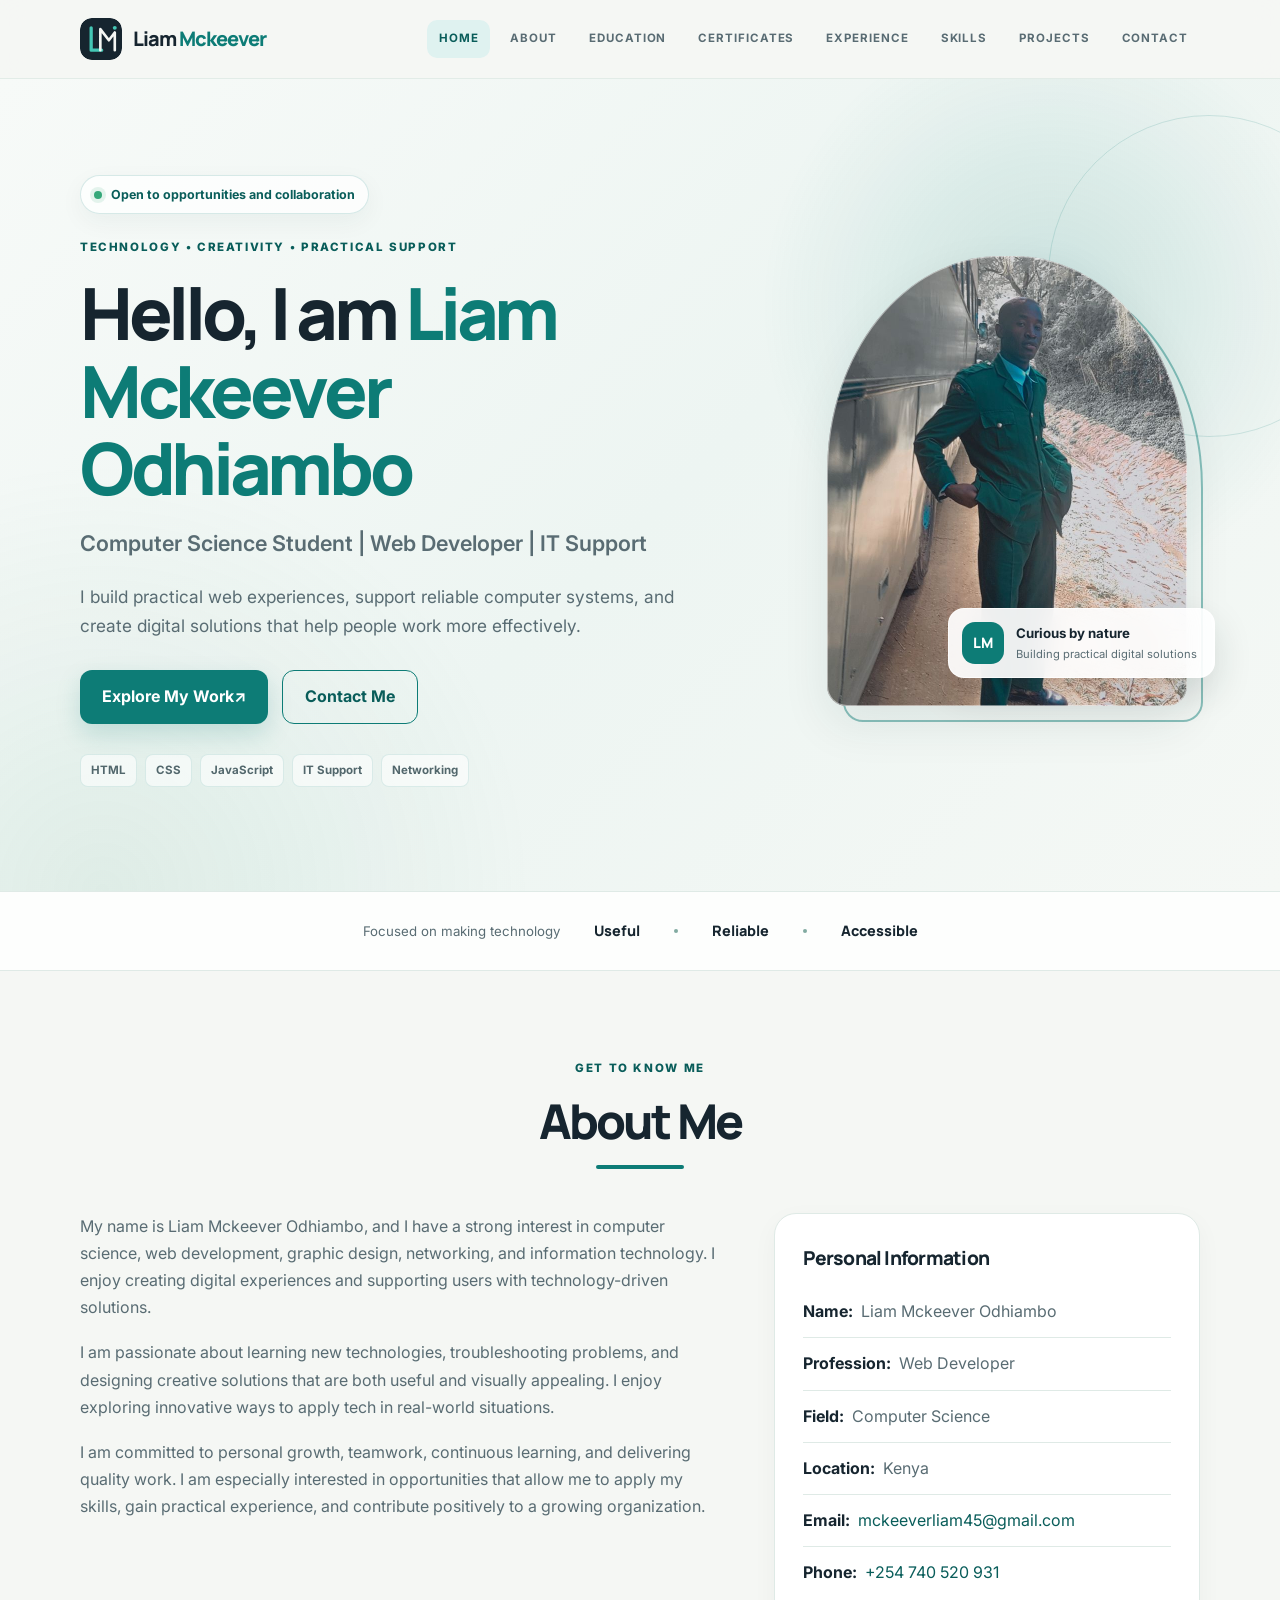
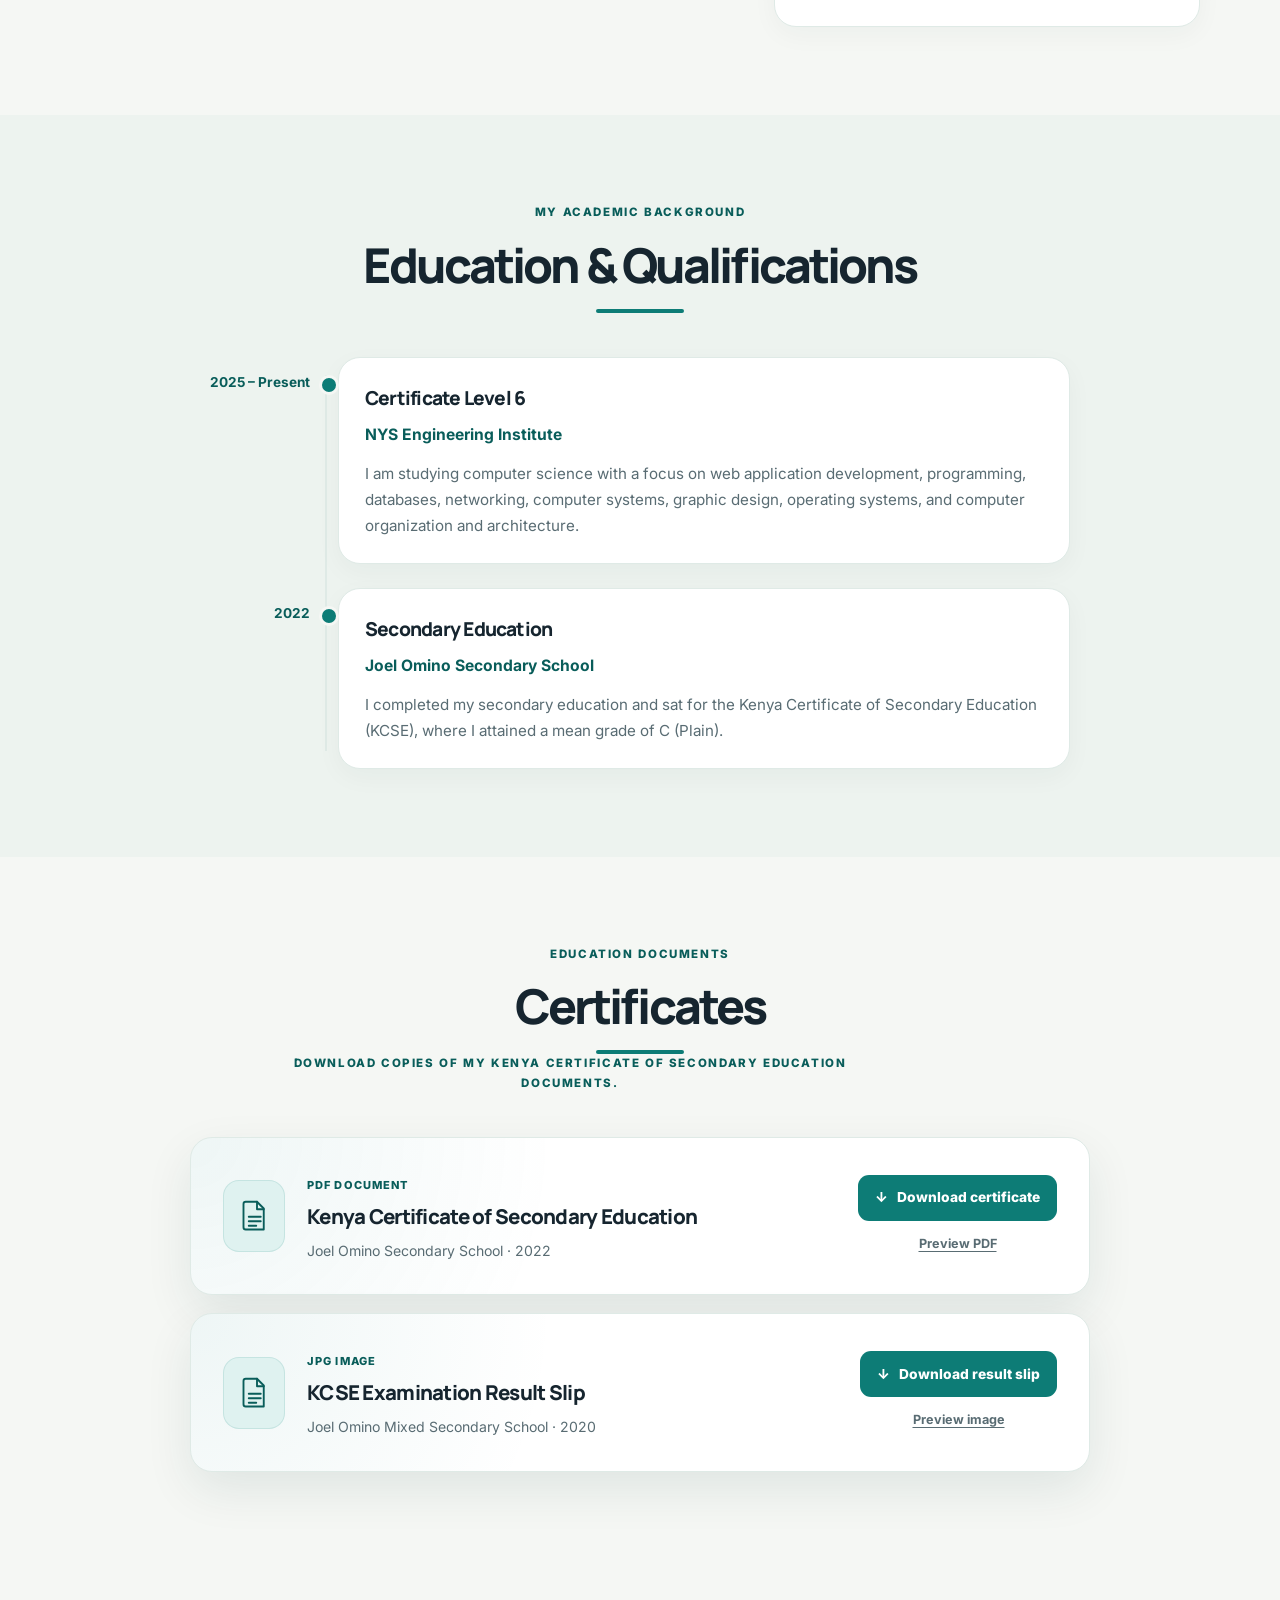
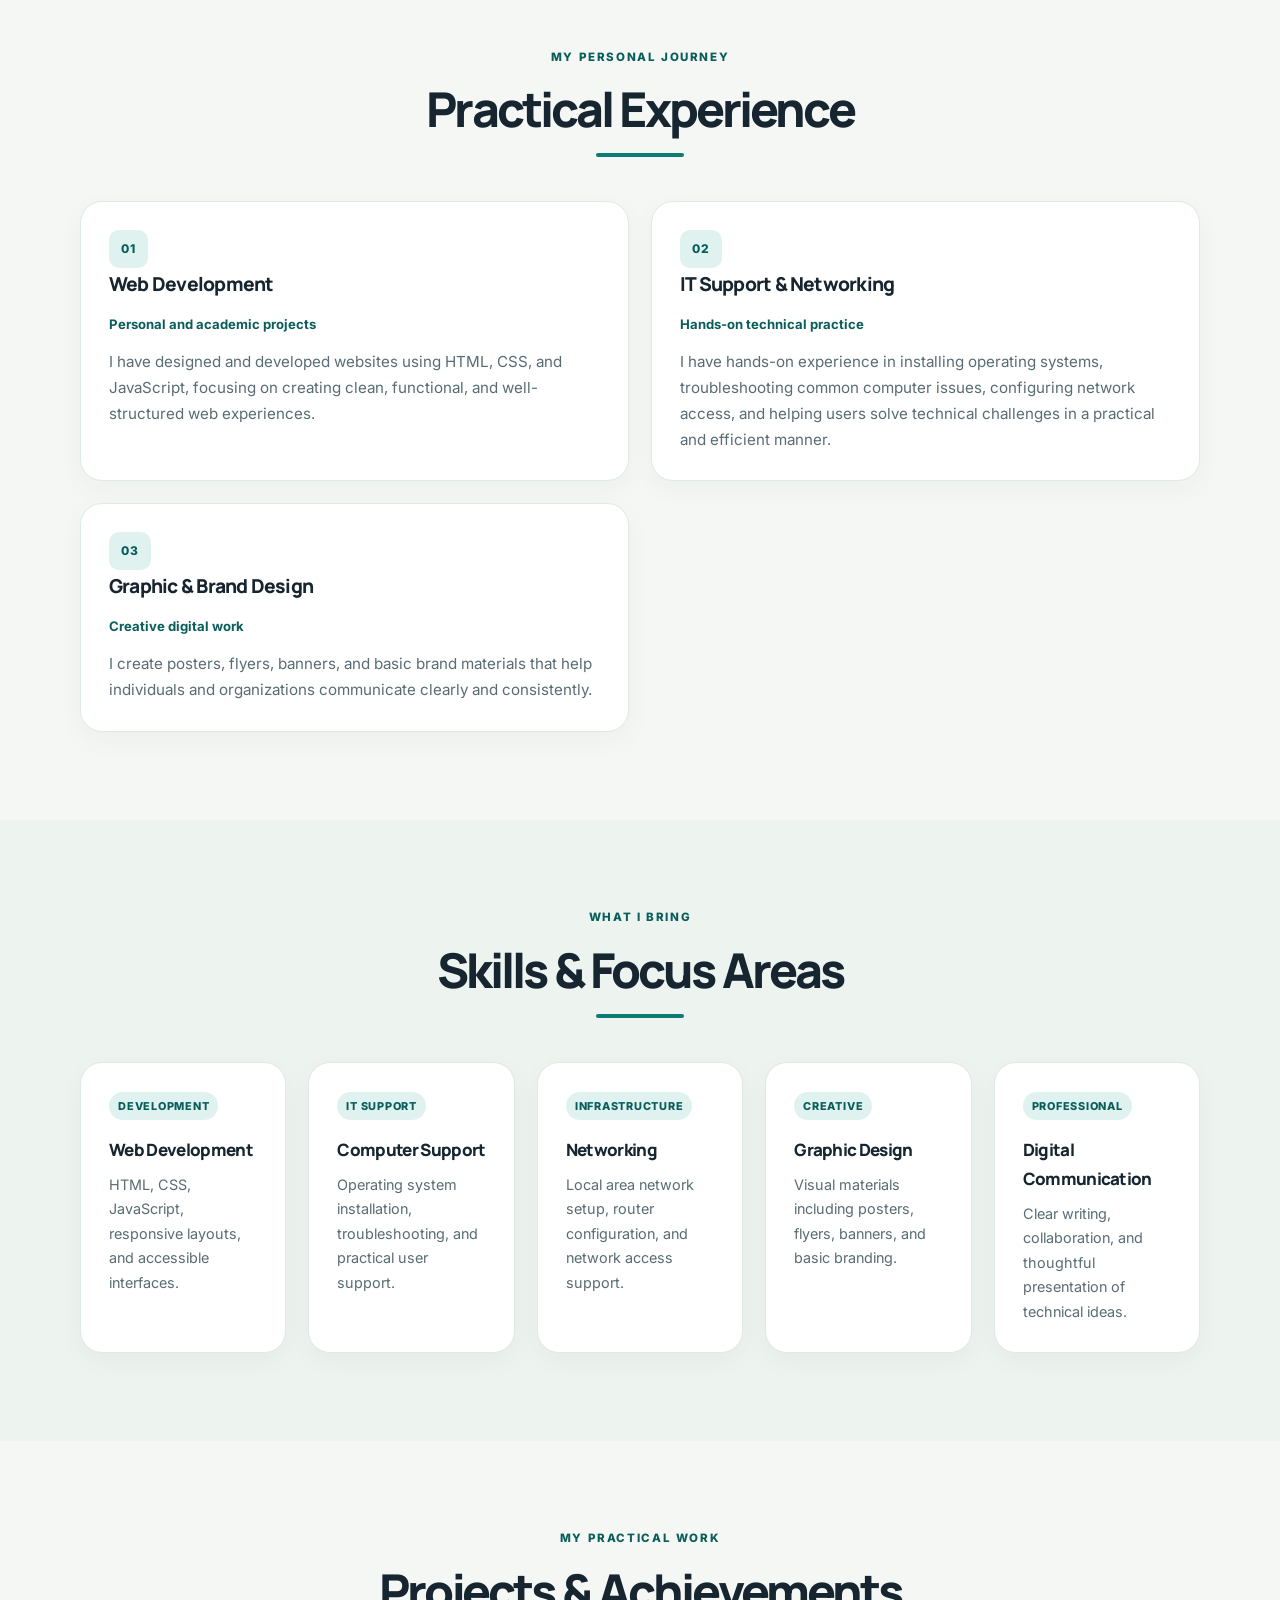
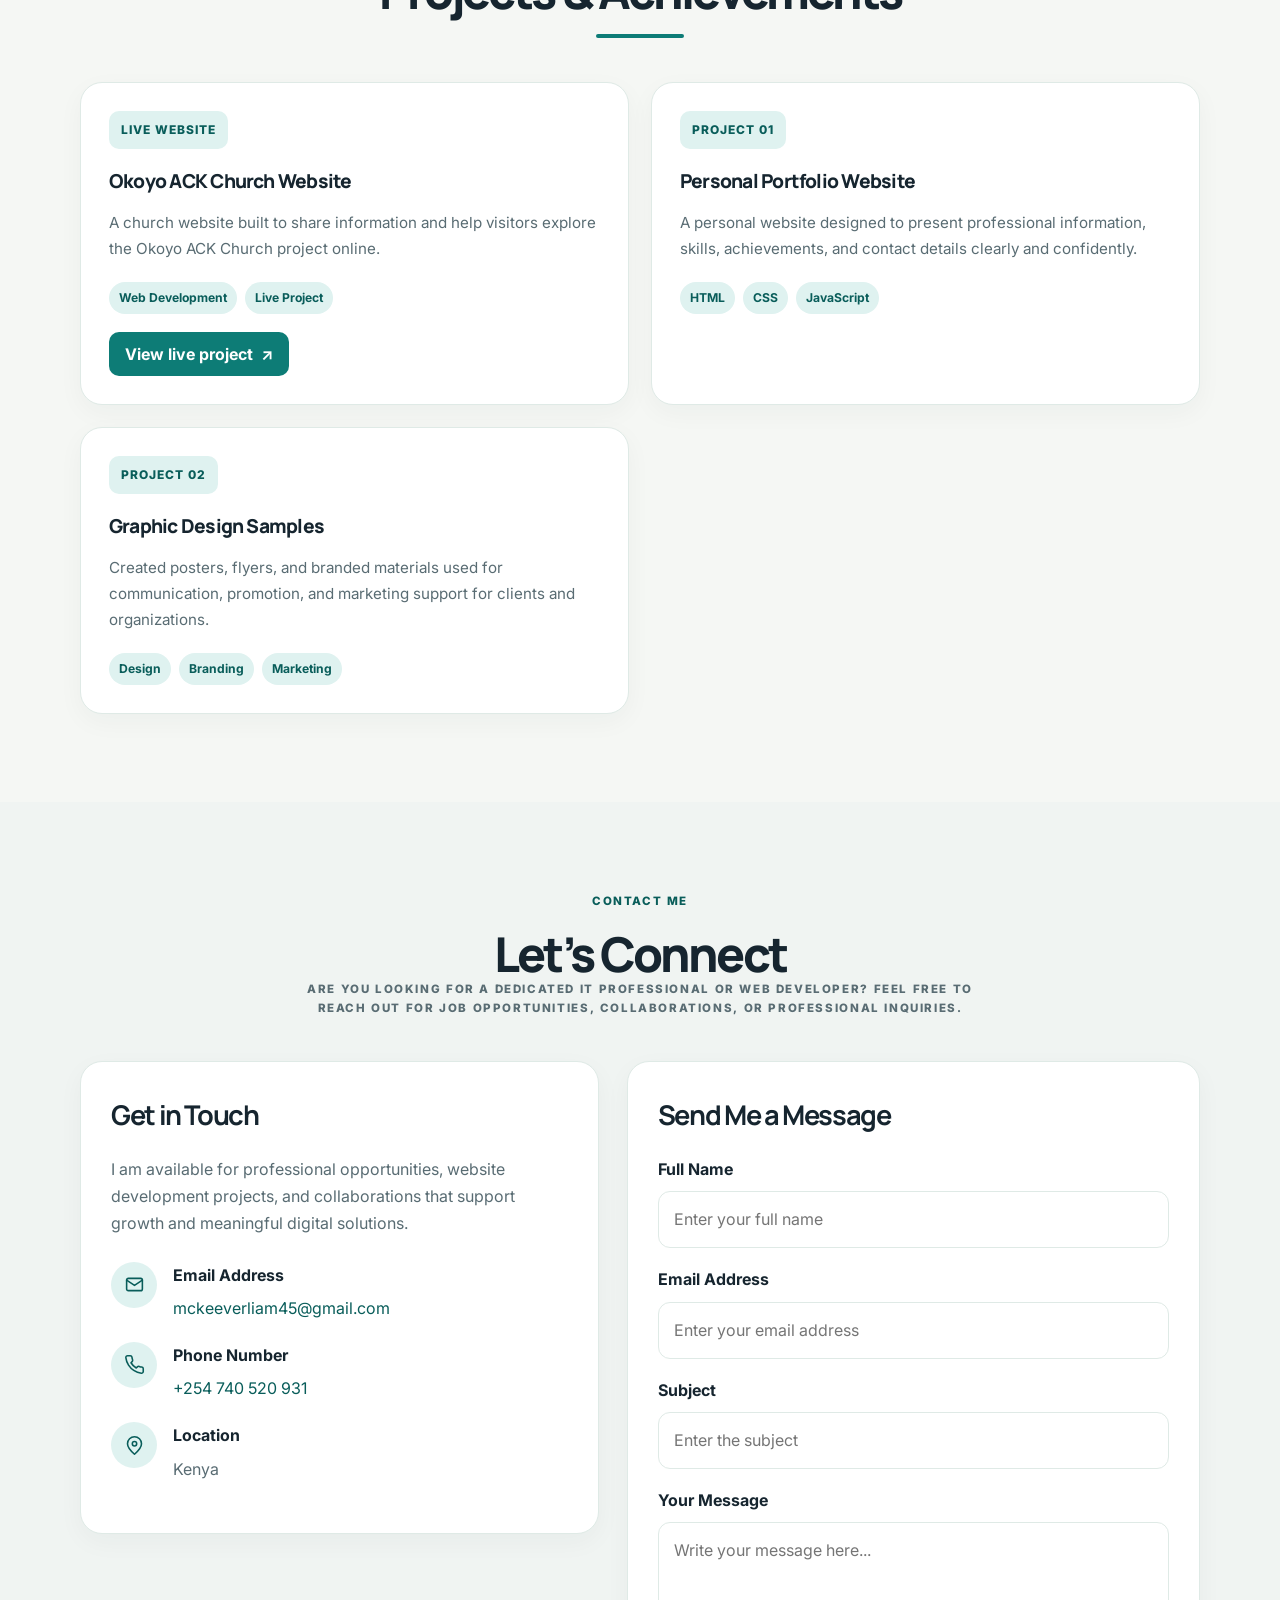
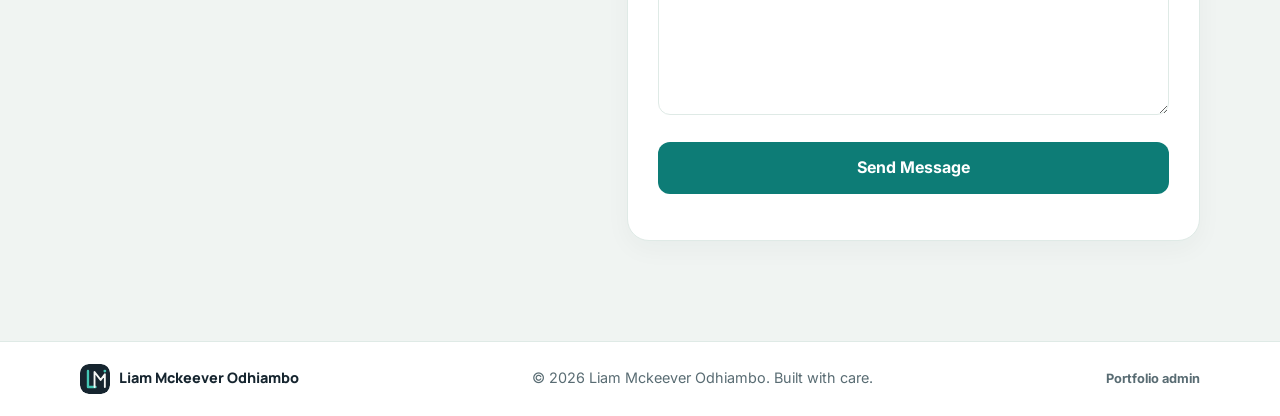
<file: liamPortfoloo/index/index.html>
<!DOCTYPE html>
<html lang="en">
  <head>
    <meta charset="UTF-8" />
    <meta name="viewport" content="width=device-width, initial-scale=1.0" />
    <meta
      name="description"
      content="Professional portfolio for Liam Mckeever Odhiambo, showcasing experience, education, skills, projects, and contact information."
    />
    <title>Liam Mckeever Odhiambo | Professional Portfolio</title>
    <link rel="icon" type="image/svg+xml" href="../assets/liam-mark.svg" />
    <meta name="theme-color" content="#f5f7f4" />
    <meta property="og:type" content="website" />
    <meta property="og:title" content="Liam Mckeever Odhiambo | Professional Portfolio" />
    <meta
      property="og:description"
      content="Web development, IT support, networking, and creative digital work by Liam Mckeever Odhiambo."
    />
    <link rel="preconnect" href="https://fonts.googleapis.com" />
    <link rel="preconnect" href="https://fonts.gstatic.com" crossorigin />
    <link href="https://fonts.googleapis.com/css2?family=Manrope:wght@400;500;600;700;800&family=Inter:wght@400;500;600;700;800&display=swap" rel="stylesheet" />
    <link rel="stylesheet" href="styles.css" />
  </head>
  <body>
    <div class="scroll-progress" aria-hidden="true"><span></span></div>
    <a class="skip-link" href="#main-content">Skip to content</a>
    <header class="header">
      <div class="container nav-container">
        <a href="#home" class="logo" aria-label="Liam Mckeever Odhiambo — home">
          <img src="../assets/liam-mark.svg" alt="" aria-hidden="true" />
          <span class="logo-name">Liam <span>Mckeever</span></span>
        </a>

        <button
          class="nav-toggle"
          type="button"
          aria-label="Open navigation menu"
          aria-expanded="false"
          aria-controls="mainNavigation"
        >
          <span></span><span></span><span></span>
        </button>

        <nav class="site-nav" id="mainNavigation" aria-label="Main navigation">
          <ul class="nav-links">
            <li><a href="#home">Home</a></li>
            <li><a href="#about">About</a></li>
            <li><a href="#education">Education</a></li>
            <li><a href="#certificates">Certificates</a></li>
            <li><a href="#experience">Experience</a></li>
            <li><a href="#skills">Skills</a></li>
            <li><a href="#projects">Projects</a></li>
            <li><a href="#contact">Contact</a></li>
          </ul>
        </nav>
      </div>
    </header>

    <main id="main-content">
      <section id="home" class="hero">
        <div class="container hero-content">
          <div class="hero-text">
            <p class="availability"><span aria-hidden="true"></span> Open to opportunities and collaboration</p>
            <p class="eyebrow">Technology • creativity • practical support</p>
            <h1>Hello, I am <span>Liam Mckeever Odhiambo</span></h1>
            <h2>Computer Science Student | Web Developer | IT Support</h2>

            <p class="lead">
              I build practical web experiences, support reliable computer systems,
              and create digital solutions that help people work more effectively.
            </p>

            <div class="hero-buttons">
              <a href="#projects" class="btn btn-primary">Explore My Work <span aria-hidden="true">↗</span></a>
              <a href="#contact" class="btn btn-secondary">Contact Me</a>
            </div>
            <div class="hero-toolkit" aria-label="Technology and focus areas">
              <span>HTML</span><span>CSS</span><span>JavaScript</span><span>IT Support</span><span>Networking</span>
            </div>
          </div>

          <div class="hero-image-wrap">
            <div class="hero-image">
              <img src="../images/professional.jpg" alt="Portrait of Liam Mckeever Odhiambo" />
              <div class="portrait-caption">
                <span class="portrait-mark" aria-hidden="true">LM</span>
                <span><strong>Curious by nature</strong><small>Building practical digital solutions</small></span>
              </div>
            </div>
          </div>
        </div>
      </section>

      <section class="focus-band" aria-label="Areas of focus">
        <div class="container focus-band-inner">
          <p>Focused on making technology</p>
          <span>Useful</span><span class="focus-divider" aria-hidden="true"></span>
          <span>Reliable</span><span class="focus-divider" aria-hidden="true"></span>
          <span>Accessible</span>
        </div>
      </section>

      <section id="about" class="section">
        <div class="container">
          <div class="section-heading">
            <p class="eyebrow">Get to know me</p>
            <h2>About Me</h2>
            <div class="underline"></div>
          </div>

          <div class="about-content">
            <div class="about-text">
              <p>
                My name is Liam Mckeever Odhiambo, and I have a strong interest in
                computer science, web development, graphic design, networking, and
                information technology. I enjoy creating digital experiences and
                supporting users with technology-driven solutions.
              </p>

              <p>
                I am passionate about learning new technologies, troubleshooting
                problems, and designing creative solutions that are both useful and
                visually appealing. I enjoy exploring innovative ways to apply tech
                in real-world situations.
              </p>

              <p>
                I am committed to personal growth, teamwork, continuous learning,
                and delivering quality work. I am especially interested in
                opportunities that allow me to apply my skills, gain practical
                experience, and contribute positively to a growing organization.
              </p>
            </div>

            <div class="personal-details">
              <h3>Personal Information</h3>

              <p><strong>Name:</strong> Liam Mckeever Odhiambo</p>
              <p><strong>Profession:</strong> Web Developer</p>
              <p><strong>Field:</strong> Computer Science</p>
              <p><strong>Location:</strong> Kenya</p>
              <p>
                <strong>Email:</strong>
                <a href="mailto:mckeeverliam45@gmail.com">mckeeverliam45@gmail.com</a>
              </p>
              <p>
                <strong>Phone:</strong>
                <a href="tel:+254740520931">+254 740 520 931</a>
              </p>
            </div>
          </div>
        </div>
      </section>

      <section id="education" class="section section-alt">
        <div class="container">
          <div class="section-heading">
            <p class="eyebrow">My academic background</p>
            <h2>Education &amp; Qualifications</h2>
            <div class="underline"></div>
          </div>

          <div class="timeline">
            <div class="timeline-item">
              <div class="timeline-date">2025 – Present</div>

              <div class="timeline-content">
                <h3>Certificate Level 6</h3>
                <h4>NYS Engineering Institute</h4>
                <p>
                  I am studying computer science with a focus on web application
                  development, programming, databases, networking, computer systems,
                  graphic design, operating systems, and computer organization and
                  architecture.
                </p>
              </div>
            </div>

            <div class="timeline-item">
              <div class="timeline-date">2022</div>

              <div class="timeline-content">
                <h3>Secondary Education</h3>
                <h4>Joel Omino Secondary School</h4>
                <p>
                  I completed my secondary education and sat for the Kenya
                  Certificate of Secondary Education (KCSE), where I attained a mean
                  grade of C (Plain).
                </p>
              </div>
            </div>
          </div>
        </div>
      </section>

      <section id="certificates" class="section">
        <div class="container">
          <div class="section-heading">
            <p class="eyebrow">Education documents</p>
            <h2>Certificates</h2>
            <div class="underline"></div>
            <p class="section-intro">
              Download copies of my Kenya Certificate of Secondary Education documents.
            </p>
          </div>

          <div class="certificate-list">
            <article class="certificate-card">
              <div class="certificate-icon" aria-hidden="true">
                <svg viewBox="0 0 48 48" fill="none">
                  <path d="M13 5h15l9 9v28H13a3 3 0 0 1-3-3V8a3 3 0 0 1 3-3Z" stroke="currentColor" stroke-width="2.5" stroke-linejoin="round" />
                  <path d="M28 5v10h9M17 25h16M17 31h16M17 37h10" stroke="currentColor" stroke-width="2.5" stroke-linecap="round" stroke-linejoin="round" />
                </svg>
              </div>
              <div class="certificate-details">
                <span class="certificate-label">PDF document</span>
                <h3>Kenya Certificate of Secondary Education</h3>
                <p>Joel Omino Secondary School · 2022</p>
              </div>
              <div class="certificate-actions">
                <a
                  class="certificate-download"
                  href="../documents/JOEL%20KCSE%20CERT.pdf"
                  download="Liam-Mckeever-Odhiambo-KCSE-Certificate.pdf"
                >
                  <span aria-hidden="true">↓</span> Download certificate
                </a>
                <a
                  class="certificate-preview"
                  href="../documents/JOEL%20KCSE%20CERT.pdf"
                  target="_blank"
                  rel="noopener noreferrer"
                >Preview PDF</a>
              </div>
            </article>
            <article class="certificate-card">
              <div class="certificate-icon" aria-hidden="true">
                <svg viewBox="0 0 48 48" fill="none">
                  <path d="M13 5h15l9 9v28H13a3 3 0 0 1-3-3V8a3 3 0 0 1 3-3Z" stroke="currentColor" stroke-width="2.5" stroke-linejoin="round" />
                  <path d="M28 5v10h9M17 25h16M17 31h16M17 37h10" stroke="currentColor" stroke-width="2.5" stroke-linecap="round" stroke-linejoin="round" />
                </svg>
              </div>
              <div class="certificate-details">
                <span class="certificate-label">JPG image</span>
                <h3>KCSE Examination Result Slip</h3>
                <p>Joel Omino Mixed Secondary School · 2020</p>
              </div>
              <div class="certificate-actions">
                <a
                  class="certificate-download"
                  href="../documents/WPS_edit20250319073129_mode-1_rotation180_shape85058832.jpg"
                  download="Liam-Mckeever-Odhiambo-KCSE-Result-Slip.jpg"
                >
                  <span aria-hidden="true">↓</span> Download result slip
                </a>
                <a
                  class="certificate-preview"
                  href="../documents/WPS_edit20250319073129_mode-1_rotation180_shape85058832.jpg"
                  target="_blank"
                  rel="noopener noreferrer"
                >Preview image</a>
              </div>
            </article>
          </div>
        </div>
      </section>

      <section id="experience" class="section">
        <div class="container">
          <div class="section-heading">
            <p class="eyebrow">My personal journey</p>
            <h2>Practical Experience</h2>
            <div class="underline"></div>
          </div>

          <div class="experience-grid">
            <article class="card">
              <div class="card-icon">01</div>
              <h3>Web Development</h3>
              <p class="date">Personal and academic projects</p>
              <p>
                I have designed and developed websites using HTML, CSS, and
                JavaScript, focusing on creating clean, functional, and well-structured
                web experiences.
              </p>
            </article>

            <article class="card">
              <div class="card-icon">02</div>
              <h3>IT Support &amp; Networking</h3>
              <p class="date">Hands-on technical practice</p>
              <p>
                I have hands-on experience in installing operating systems,
                troubleshooting common computer issues, configuring network access,
                and helping users solve technical challenges in a practical and
                efficient manner.
              </p>
            </article>

            <article class="card">
              <div class="card-icon">03</div>
              <h3>Graphic &amp; Brand Design</h3>
              <p class="date">Creative digital work</p>
              <p>
                I create posters, flyers, banners, and basic brand materials that
                help individuals and organizations communicate clearly and
                consistently.
              </p>
            </article>
          </div>
        </div>
      </section>

      <section id="skills" class="section section-alt">
        <div class="container">
          <div class="section-heading">
            <p class="eyebrow">What I bring</p>
            <h2>Skills &amp; Focus Areas</h2>
            <div class="underline"></div>
          </div>

          <div class="skills-grid">
            <article class="skill-box"><span class="skill-category">Development</span><h3>Web Development</h3><p>HTML, CSS, JavaScript, responsive layouts, and accessible interfaces.</p></article>
            <article class="skill-box"><span class="skill-category">IT Support</span><h3>Computer Support</h3><p>Operating system installation, troubleshooting, and practical user support.</p></article>
            <article class="skill-box"><span class="skill-category">Infrastructure</span><h3>Networking</h3><p>Local area network setup, router configuration, and network access support.</p></article>
            <article class="skill-box"><span class="skill-category">Creative</span><h3>Graphic Design</h3><p>Visual materials including posters, flyers, banners, and basic branding.</p></article>
            <article class="skill-box"><span class="skill-category">Professional</span><h3>Digital Communication</h3><p>Clear writing, collaboration, and thoughtful presentation of technical ideas.</p></article>
          </div>
        </div>
      </section>

      <section id="projects" class="section">
        <div class="container">
          <div class="section-heading">
            <p class="eyebrow">My practical work</p>
            <h2>Projects &amp; Achievements</h2>
            <div class="underline"></div>
          </div>

          <div class="projects-grid">
            <article class="project-card persistent-project" data-project-url="https://okoyo-ack-church.onrender.com/">
              <div class="project-number">Live website</div>
              <h3>Okoyo ACK Church Website</h3>
              <p>
                A church website built to share information and help visitors
                explore the Okoyo ACK Church project online.
              </p>
              <div class="tags">
                <span>Web Development</span>
                <span>Live Project</span>
              </div>
              <a
                class="project-link-button"
                href="https://okoyo-ack-church.onrender.com/"
                target="_blank"
                rel="noopener noreferrer"
                aria-label="View the Okoyo ACK Church website (opens in a new tab)"
              >View live project <span aria-hidden="true">↗</span></a>
            </article>

            <article class="project-card">
              <div class="project-number">Project 01</div>
              <h3>Personal Portfolio Website</h3>
              <p>
                A personal website designed to present professional information,
                skills, achievements, and contact details clearly and confidently.
              </p>
              <div class="tags">
                <span>HTML</span>
                <span>CSS</span>
                <span>JavaScript</span>
              </div>
            </article>

            <article class="project-card">
              <div class="project-number">Project 02</div>
              <h3>Graphic Design Samples</h3>
              <p>
                Created posters, flyers, and branded materials used for communication,
                promotion, and marketing support for clients and organizations.
              </p>
              <div class="tags">
                <span>Design</span>
                <span>Branding</span>
                <span>Marketing</span>
              </div>
            </article>
          </div>
        </div>
      </section>
      <section id="contact" class="contact-section">
      <div class="container contact-container">
        <div class="section-heading contact-heading">
          <p class="eyebrow">Contact me</p>
          <h2>Let’s Connect</h2>
          <p>
            Are you looking for a dedicated IT professional or web developer? Feel
            free to reach out for job opportunities, collaborations, or professional
            inquiries.
          </p>
        </div>

        <div class="contact-content">
          <div class="contact-info">
            <h3>Get in Touch</h3>
            <p>
              I am available for professional opportunities, website development
              projects, and collaborations that support growth and meaningful
              digital solutions.
            </p>

            <div class="contact-item">
              <span class="contact-icon" aria-hidden="true">
                <svg viewBox="0 0 24 24" fill="none" stroke="currentColor" stroke-width="1.8" stroke-linecap="round" stroke-linejoin="round">
                  <rect x="3" y="5" width="18" height="14" rx="2"></rect>
                  <path d="m3 7 9 6 9-6"></path>
                </svg>
              </span>
              <div>
                <h4>Email Address</h4>
                <p>
                  <a href="mailto:mckeeverliam45@gmail.com">mckeeverliam45@gmail.com</a>
                </p>
              </div>
            </div>

            <div class="contact-item">
              <span class="contact-icon" aria-hidden="true">
                <svg viewBox="0 0 24 24" fill="none" stroke="currentColor" stroke-width="1.8" stroke-linecap="round" stroke-linejoin="round">
                  <path d="M22 16.9v3a2 2 0 0 1-2.2 2 19.8 19.8 0 0 1-8.6-3.1 19.4 19.4 0 0 1-6-6A19.8 19.8 0 0 1 2.1 4.2 2 2 0 0 1 4.1 2h3a2 2 0 0 1 2 1.7c.1 1 .4 2 .7 2.9a2 2 0 0 1-.5 2.1L8 10a16 16 0 0 0 6 6l1.3-1.3a2 2 0 0 1 2.1-.5c.9.3 1.9.6 2.9.7a2 2 0 0 1 1.7 2Z"></path>
                </svg>
              </span>
              <div>
                <h4>Phone Number</h4>
                <p>
                  <a href="tel:+254740520931">+254 740 520 931</a>
                </p>
              </div>
            </div>

            <div class="contact-item">
              <span class="contact-icon" aria-hidden="true">
                <svg viewBox="0 0 24 24" fill="none" stroke="currentColor" stroke-width="1.8" stroke-linecap="round" stroke-linejoin="round">
                  <path d="M20 10c0 5-8 12-8 12S4 15 4 10a8 8 0 1 1 16 0Z"></path>
                  <circle cx="12" cy="10" r="2.5"></circle>
                </svg>
              </span>
              <div>
                <h4>Location</h4>
                <p>Kenya</p>
              </div>
            </div>

          </div>

          <div class="contact-form-container">
            <h3>Send Me a Message</h3>

            <form id="contactForm" action="../backend/contact.php" method="post">
              <div class="form-group">
                <label for="name">Full Name</label>
                <input type="text" id="name" name="name" autocomplete="name" maxlength="100" placeholder="Enter your full name" required />
              </div>

              <div class="form-group">
                <label for="email">Email Address</label>
                <input type="email" id="email" name="email" autocomplete="email" maxlength="150" placeholder="Enter your email address" required />
              </div>

              <div class="form-group">
                <label for="subject">Subject</label>
                <input type="text" id="subject" name="subject" maxlength="200" placeholder="Enter the subject" required />
              </div>

              <div class="form-group">
                <label for="message">Your Message</label>
                <textarea id="message" name="message" rows="6" maxlength="5000" placeholder="Write your message here..." required></textarea>
              </div>

              <button type="submit" class="contact-btn">Send Message</button>
              <p id="formStatus" role="status" aria-live="polite"></p>
            </form>
          </div>
        </div>
      </div>
      </section>
    </main>

    <footer class="site-footer">
      <div class="container">
        <a href="#home" class="footer-brand" aria-label="Liam Mckeever Odhiambo — back to top">
          <img src="../assets/liam-mark.svg" alt="" aria-hidden="true" />
          <span>Liam Mckeever Odhiambo</span>
        </a>
        <p>&copy; <span id="currentYear">2026</span> Liam Mckeever Odhiambo. Built with care.</p>
        <a class="admin-access-link" href="admin.html">Portfolio admin</a>
      </div>
    </footer>
    <a class="back-to-top" href="#home" aria-label="Back to top">
      <span aria-hidden="true">↑</span>
    </a>
    <script src="../js/portfolio-content.js" defer></script>
    <script src="../js/contact.js" defer></script>
  </body>
</html>
</file>
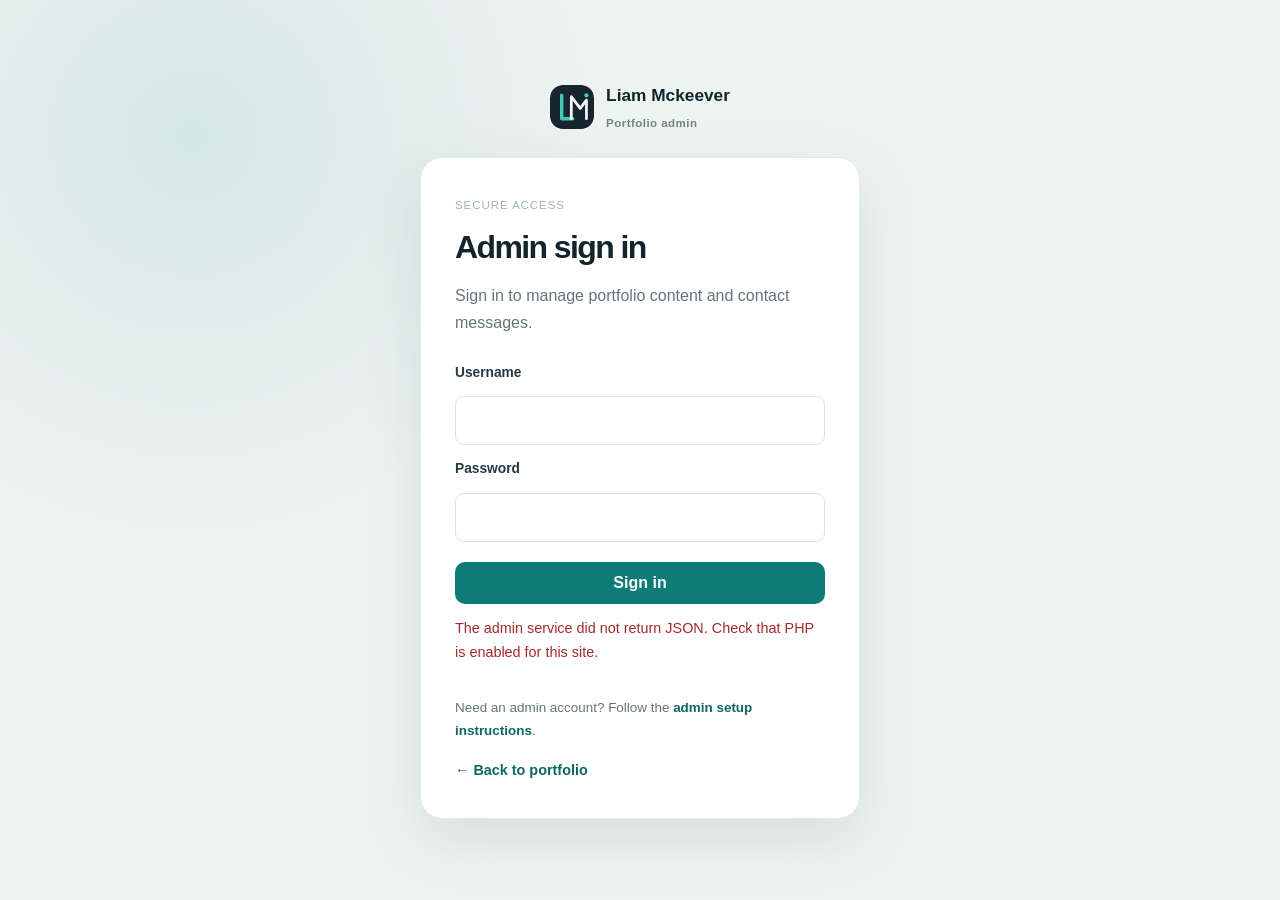
<file: liamPortfoloo/index/admin.html>
<!DOCTYPE html>
<html lang="en">
  <head>
    <meta charset="UTF-8" />
    <meta name="viewport" content="width=device-width, initial-scale=1.0" />
    <meta name="robots" content="noindex, nofollow" />
    <title>Admin Dashboard | Liam Mckeever</title>
    <link rel="icon" type="image/svg+xml" href="../assets/liam-mark.svg" />
    <link rel="stylesheet" href="styles.css" />
    <script src="../js/admin.js" defer></script>
  </head>
  <body class="admin-body">
    <main class="admin-auth" id="loginPanel">
      <a class="admin-login-brand" href="index.html">
        <img src="../assets/liam-mark.svg" alt="" />
        <span>Liam Mckeever <small>Portfolio admin</small></span>
      </a>
      <section class="admin-auth-card" aria-labelledby="loginTitle">
        <p class="mini-label">Secure access</p>
        <h1 id="loginTitle">Admin sign in</h1>
        <p class="auth-description">Sign in to manage portfolio content and contact messages.</p>
        <form id="loginForm">
          <label for="username">Username</label>
          <input id="username" name="username" type="text" autocomplete="username" maxlength="50" required />
          <label for="password">Password</label>
          <input id="password" name="password" type="password" autocomplete="current-password" required />
          <button class="primary-btn auth-submit" type="submit">Sign in</button>
          <p class="admin-notice" id="loginStatus" role="status" aria-live="polite"></p>
        </form>
        <p class="auth-setup-note">Need an admin account? Follow the <a href="../backend/README.md" target="_blank" rel="noopener noreferrer">admin setup instructions</a>.</p>
        <a class="back-to-site" href="index.html">← Back to portfolio</a>
      </section>
    </main>

    <div class="admin-shell" id="dashboard" hidden>
      <aside class="admin-sidebar">
        <a class="admin-brand" href="index.html">
          <img src="../assets/liam-mark.svg" alt="" />
          <span>
            <strong>Liam Mckeever</strong>
            <small>Admin Portal</small>
          </span>
        </a>

        <nav class="admin-nav" aria-label="Admin navigation">
          <a href="#overview">Overview</a>
          <a href="#messages">Messages</a>
          <a href="#projects">Projects</a>
          <a href="#education">Education</a>
          <a href="#skills">Skills</a>
        </nav>

        <a href="index.html" class="sidebar-site-link">View public portfolio</a>
      </aside>

      <main class="admin-main">
        <header class="admin-topbar" id="overview">
          <div>
            <p class="mini-label">Portfolio management</p>
            <h1>Dashboard</h1>
          </div>
          <button class="ghost-btn" id="logoutButton" type="button">Sign out</button>
        </header>

        <p class="admin-notice" id="dashboardStatus" role="status" aria-live="polite"></p>

        <section class="stats-grid" aria-label="Portfolio summary">
          <article class="summary-card"><p>Contact messages</p><h2 id="messageCount">—</h2></article>
          <article class="summary-card"><p>Projects</p><h2 id="projectCount">—</h2></article>
          <article class="summary-card"><p>Education records</p><h2 id="educationCount">—</h2></article>
          <article class="summary-card"><p>Skills</p><h2 id="skillCount">—</h2></article>
        </section>

        <section class="panel admin-panel" id="messages">
          <div class="panel-header">
            <div><p class="mini-label">Inbox</p><h2>Contact messages</h2></div>
            <button class="ghost-btn small" id="refreshButton" type="button">Refresh</button>
          </div>
          <div class="table-wrap">
            <table>
              <thead><tr><th>Received</th><th>Name</th><th>Email</th><th>Subject / message</th><th>Action</th></tr></thead>
              <tbody id="messagesTable"><tr><td colspan="5">Loading messages…</td></tr></tbody>
            </table>
          </div>
        </section>

        <section class="admin-management-grid">
          <section class="panel admin-panel" id="projects">
            <div class="panel-header">
              <div><p class="mini-label">Public portfolio</p><h2>Projects</h2></div>
              <button class="ghost-btn small" data-reset-form="projectForm" type="button">New project</button>
            </div>
            <form class="admin-record-form" id="projectForm">
              <input type="hidden" name="id" />
              <label>Project title<input name="title" maxlength="150" required /></label>
              <label>Description<textarea name="description" rows="3" required></textarea></label>
              <label>Project URL (optional)<input name="project_url" type="url" maxlength="255" placeholder="https://" /></label>
              <label>Image URL or path (optional)<input name="image" maxlength="255" placeholder="../images/project.jpg" /></label>
              <div class="form-actions"><button class="primary-btn" type="submit">Save project</button><button class="ghost-btn" data-reset-form="projectForm" type="button">Cancel</button></div>
            </form>
            <div class="record-list" id="projectsList" aria-live="polite"></div>
          </section>

          <section class="panel admin-panel" id="education">
            <div class="panel-header">
              <div><p class="mini-label">Public portfolio</p><h2>Education</h2></div>
              <button class="ghost-btn small" data-reset-form="educationForm" type="button">Add record</button>
            </div>
            <form class="admin-record-form" id="educationForm">
              <input type="hidden" name="id" />
              <label>Institution<input name="institution" maxlength="150" required /></label>
              <label>Qualification<input name="qualification" maxlength="150" required /></label>
              <div class="year-fields">
                <label>Start year<input name="start_year" type="number" min="1901" max="2155" /></label>
                <label>End year<input name="end_year" type="number" min="1901" max="2155" /></label>
              </div>
              <label>Description<textarea name="description" rows="3"></textarea></label>
              <div class="form-actions"><button class="primary-btn" type="submit">Save education</button><button class="ghost-btn" data-reset-form="educationForm" type="button">Cancel</button></div>
            </form>
            <div class="record-list" id="educationList" aria-live="polite"></div>
          </section>
        </section>
        <section class="panel admin-panel" id="skills">
          <div class="panel-header">
            <div><p class="mini-label">Public portfolio</p><h2>Skills &amp; Focus Areas</h2></div>
            <button class="ghost-btn small" data-reset-form="skillForm" type="button">Add skill</button>
          </div>
          <form class="admin-record-form" id="skillForm">
            <input type="hidden" name="id" />
            <label>Skill name<input name="name" maxlength="150" required /></label>
            <label>Category<input name="category" maxlength="100" placeholder="Development, IT Support, Creative…" required /></label>
            <label>Description<textarea name="description" rows="3" maxlength="5000" required></textarea></label>
            <div class="form-actions"><button class="primary-btn" type="submit">Save skill</button><button class="ghost-btn" data-reset-form="skillForm" type="button">Cancel</button></div>
          </form>
          <div class="record-list" id="skillsList" aria-live="polite"></div>
        </section>
        <footer class="admin-footer"><a href="index.html">Back to public portfolio</a></footer>
      </main>
    </div>
  </body>
</html>
</file>
<file: liamPortfoloo/index/styles.css>
:root {
  --bg: #f5f7f4;
  --bg-soft: #eef4f0;
  --surface: #ffffff;
  --surface-strong: #eaf5f3;
  --text: #16252f;
  --muted: #596c73;
  --accent: #0d7c76;
  --accent-dark: #095d5a;
  --accent-soft: #dff2f0;
  --line: #dfeae6;
  --shadow: 0 18px 48px rgba(15, 55, 55, 0.09);
  --radius: 22px;
  --radius-small: 14px;
}

* {
  box-sizing: border-box;
}

.skip-link {
  position: absolute;
  top: 12px;
  left: 12px;
  z-index: 30;
  padding: 10px 14px;
  transform: translateY(-160%);
  border-radius: 8px;
  background: var(--text);
  color: #fff;
}

.skip-link:focus {
  transform: translateY(0);
}

.scroll-progress {
  position: fixed;
  z-index: 40;
  inset: 0 0 auto;
  height: 3px;
  pointer-events: none;
}

.scroll-progress span {
  display: block;
  width: 100%;
  height: 100%;
  transform: scaleX(0);
  transform-origin: left;
  background: linear-gradient(90deg, var(--accent), #56b79b);
}

html {
  scroll-behavior: smooth;
  scroll-padding-top: 96px;
}

body {
  margin: 0;
  background: var(--bg);
  color: var(--text);
  font-family: "Inter", Arial, sans-serif;
  line-height: 1.7;
  -webkit-font-smoothing: antialiased;
  text-rendering: optimizeLegibility;
}

img {
  display: block;
  max-width: 100%;
}

a {
  color: var(--accent-dark);
  text-decoration: none;
}

a:hover {
  color: var(--accent);
}

button,
input,
textarea {
  font: inherit;
}

.container {
  width: min(1120px, calc(100% - 48px));
  margin-inline: auto;
}

.header {
  position: sticky;
  top: 0;
  z-index: 20;
  background: rgba(245, 247, 244, 0.9);
  backdrop-filter: blur(12px);
  border-bottom: 1px solid rgba(223, 234, 230, 0.9);
  transition: box-shadow 220ms ease, background-color 220ms ease;
}

.header.is-scrolled {
  background: rgba(250, 251, 249, 0.96);
  box-shadow: 0 8px 26px rgba(15, 55, 55, 0.07);
}

.nav-container {
  position: relative;
  min-height: 78px;
  display: flex;
  align-items: center;
  justify-content: space-between;
  gap: 24px;
  transition: min-height 220ms ease;
}

.header.is-scrolled .nav-container {
  min-height: 66px;
}

.nav-toggle {
  display: none;
  width: 44px;
  height: 44px;
  flex: 0 0 auto;
  flex-direction: column;
  align-items: center;
  justify-content: center;
  gap: 5px;
  padding: 0;
  border: 1px solid var(--line);
  border-radius: 12px;
  background: var(--surface);
  color: var(--text);
  cursor: pointer;
  box-shadow: 0 5px 16px rgba(15, 55, 55, 0.06);
}

.nav-toggle span {
  width: 18px;
  height: 2px;
  border-radius: 2px;
  background: currentColor;
  transition: transform 180ms ease, opacity 180ms ease;
}

.nav-toggle[aria-expanded="true"] span:first-child {
  transform: translateY(7px) rotate(45deg);
}

.nav-toggle[aria-expanded="true"] span:nth-child(2) {
  opacity: 0;
}

.nav-toggle[aria-expanded="true"] span:last-child {
  transform: translateY(-7px) rotate(-45deg);
}

.nav-toggle:focus-visible {
  outline: 3px solid #e7a85b;
  outline-offset: 3px;
}

.logo {
  display: inline-flex;
  align-items: center;
  gap: 11px;
  color: var(--text);
  font-family: "Manrope", Arial, sans-serif;
  font-size: 20px;
  font-weight: 800;
  letter-spacing: -0.05em;
  flex-shrink: 0;
}

.logo > img {
  width: 42px;
  height: 42px;
  border-radius: 12px;
}

.logo-name > span {
  color: var(--accent);
}

.nav-links {
  display: flex;
  flex-wrap: wrap;
  justify-content: flex-end;
  gap: 8px;
  margin: 0;
  padding: 0;
  list-style: none;
}

.nav-links a {
  display: block;
  padding: 9px 12px;
  border-radius: 10px;
  color: var(--muted);
  font-size: 0.72rem;
  font-weight: 700;
  letter-spacing: 0.08em;
  text-transform: uppercase;
  transition: background-color 180ms ease, color 180ms ease, transform 180ms ease;
}

.nav-links a:hover,
.nav-links a:focus-visible {
  background: var(--accent-soft);
  color: var(--accent-dark);
  transform: translateY(-1px);
}

.nav-links a[aria-current="location"] {
  background: var(--accent-soft);
  color: var(--accent-dark);
}

.hero {
  position: relative;
  overflow: hidden;
  padding: 96px 0 104px;
  background:
    radial-gradient(circle at 82% 28%, rgba(13, 124, 118, 0.16), transparent 24%),
    radial-gradient(circle at 8% 100%, rgba(104, 170, 143, 0.12), transparent 30%),
    linear-gradient(135deg, #f7faf8 0%, #edf5f2 52%, #f5f8f5 100%);
}

.hero::before {
  content: "";
  position: absolute;
  right: -90px;
  top: 36px;
  width: 320px;
  height: 320px;
  border: 1px solid rgba(13, 124, 118, 0.15);
  border-radius: 50%;
  animation: orbit-drift 18s ease-in-out infinite alternate;
}

.hero-content {
  position: relative;
  display: grid;
  grid-template-columns: minmax(0, 1.25fr) minmax(260px, 0.75fr);
  align-items: center;
  gap: clamp(40px, 7vw, 100px);
}

.hero-text {
  max-width: 680px;
}

.availability {
  display: inline-flex;
  align-items: center;
  gap: 9px;
  margin: 0 0 24px;
  padding: 8px 13px;
  border: 1px solid rgba(13, 124, 118, 0.16);
  border-radius: 999px;
  background: rgba(255, 255, 255, 0.72);
  color: var(--accent-dark);
  font-size: 0.78rem;
  font-weight: 700;
  box-shadow: 0 8px 24px rgba(15, 55, 55, 0.05);
}

.availability > span {
  width: 8px;
  height: 8px;
  border-radius: 50%;
  background: #35a879;
  box-shadow: 0 0 0 4px rgba(53, 168, 121, 0.13);
  animation: status-pulse 2.4s ease-in-out infinite;
}


.eyebrow,
.section-label,
.section-heading > p {
  margin: 0 0 16px;
  color: var(--accent-dark);
  font-size: 0.72rem;
  font-weight: 800;
  letter-spacing: 0.14em;
  text-transform: uppercase;
}

.hero h1,
.section-heading h2 {
  margin: 0;
  font-family: "Manrope", Arial, sans-serif;
  font-weight: 800;
  letter-spacing: -0.06em;
  line-height: 1.08;
}

.hero h1 {
  font-size: clamp(2.5rem, 6vw, 4.5rem);
  max-width: 700px;
}

.hero h1 span {
  color: var(--accent);
}

.hero h2 {
  margin: 18px 0 20px;
  color: var(--muted);
  font-size: clamp(1rem, 2vw, 1.35rem);
  font-weight: 600;
}

.lead {
  max-width: 620px;
  margin: 0;
  color: var(--muted);
  font-size: 1.08rem;
}

.hero-buttons {
  display: flex;
  flex-wrap: wrap;
  gap: 14px;
  margin-top: 30px;
}

.btn {
  display: inline-flex;
  align-items: center;
  justify-content: center;
  min-height: 50px;
  padding: 12px 22px;
  border-radius: 12px;
  font-size: 1rem;
  font-weight: 700;
  transition: transform 180ms ease, box-shadow 180ms ease, background-color 180ms ease;
}

.btn:hover {
  transform: translateY(-2px);
}

.btn-primary {
  background: var(--accent);
  color: #fff;
  box-shadow: 0 10px 24px rgba(13, 124, 118, 0.18);
}

.btn-primary:hover {
  background: var(--accent-dark);
  color: #fff;
}

.btn-secondary {
  background: transparent;
  border: 1px solid var(--accent);
  color: var(--accent-dark);
}

.btn-secondary:hover {
  background: var(--accent-soft);
}

.hero-image-wrap {
  display: flex;
  justify-content: center;
}

.hero-image {
  position: relative;
  width: min(100%, 360px);
  isolation: isolate;
}

.hero-image::before {
  content: "";
  position: absolute;
  inset: 16px -16px -16px 16px;
  border: 2px solid rgba(13, 124, 118, 0.45);
  border-radius: 48% 48% 20px 20px;
}

.hero-image img {
  position: relative;
  z-index: 1;
  width: 100%;
  aspect-ratio: 4 / 5;
  border-radius: 48% 48% 20px 20px;
  object-fit: cover;
  background: #dfece8;
  box-shadow: var(--shadow);
}

.hero-image::after {
  position: absolute;
  z-index: 2;
  inset: 0;
  border: 1px solid rgba(255, 255, 255, 0.48);
  border-radius: 48% 48% 20px 20px;
  content: "";
  pointer-events: none;
}

.portrait-caption {
  position: absolute;
  z-index: 3;
  right: -28px;
  bottom: 28px;
  display: flex;
  align-items: center;
  gap: 12px;
  max-width: calc(100% + 24px);
  padding: 13px 17px 13px 13px;
  border: 1px solid rgba(255, 255, 255, 0.76);
  border-radius: 16px;
  background: rgba(255, 255, 255, 0.92);
  box-shadow: 0 16px 38px rgba(18, 46, 46, 0.14);
  backdrop-filter: blur(12px);
}

.portrait-mark {
  display: grid;
  width: 42px;
  height: 42px;
  flex: 0 0 auto;
  place-items: center;
  border-radius: 13px;
  background: var(--accent);
  color: white;
  font-family: "Manrope", Arial, sans-serif;
  font-size: 0.9rem;
  font-weight: 800;
}

.portrait-caption strong,
.portrait-caption small {
  display: block;
  white-space: nowrap;
}

.portrait-caption strong {
  color: var(--text);
  font-size: 0.83rem;
}

.portrait-caption small {
  color: var(--muted);
  font-size: 0.7rem;
}

.hero-toolkit {
  display: flex;
  flex-wrap: wrap;
  gap: 8px;
  margin-top: 30px;
}

.hero-toolkit span {
  padding: 6px 10px;
  border: 1px solid rgba(13, 124, 118, 0.12);
  border-radius: 8px;
  background: rgba(255, 255, 255, 0.58);
  color: #52676c;
  font-size: 0.72rem;
  font-weight: 700;
}

.focus-band {
  border-block: 1px solid var(--line);
  background: rgba(255, 255, 255, 0.84);
}

.focus-band-inner {
  display: flex;
  min-height: 78px;
  align-items: center;
  justify-content: center;
  gap: clamp(14px, 3vw, 34px);
}

.focus-band-inner p {
  margin: 0;
  color: var(--muted);
  font-size: 0.83rem;
}

.focus-band-inner > span:not(.focus-divider) {
  color: var(--text);
  font-family: "Manrope", Arial, sans-serif;
  font-size: 0.9rem;
  font-weight: 800;
}

.focus-divider {
  width: 4px;
  height: 4px;
  border-radius: 50%;
  background: #81aaa1;
}

.section {
  padding: 88px 0;
}

.section-alt {
  background: #edf3ef;
}

.section-heading {
  max-width: 720px;
  margin: 0 auto 44px;
  text-align: center;
}

.section-heading h2 {
  font-size: clamp(2rem, 4vw, 3rem);
}

.section-intro {
  max-width: 580px;
  margin: 16px auto 0;
  color: var(--muted);
}

.certificate-list {
  display: grid;
  gap: 18px;
  max-width: 900px;
  margin-inline: auto;
}

.certificate-card {
  display: grid;
  grid-template-columns: auto minmax(0, 1fr) auto;
  align-items: center;
  gap: 22px;
  padding: clamp(20px, 4vw, 32px);
  border: 1px solid var(--line);
  border-radius: var(--radius);
  background:
    radial-gradient(circle at 0 0, rgba(13, 124, 118, 0.07), transparent 40%),
    var(--surface);
  box-shadow: var(--shadow);
  transition: transform 220ms ease, box-shadow 220ms ease, border-color 220ms ease;
}

.certificate-card:hover {
  transform: translateY(-4px);
  border-color: rgba(13, 124, 118, 0.32);
  box-shadow: 0 24px 54px rgba(15, 55, 55, 0.12);
}

.certificate-icon {
  display: grid;
  width: 62px;
  height: 72px;
  place-items: center;
  border: 1px solid rgba(13, 124, 118, 0.12);
  border-radius: 16px;
  background: var(--accent-soft);
  color: var(--accent-dark);
}

.certificate-icon svg {
  width: 36px;
  height: 36px;
}

.certificate-label {
  display: inline-flex;
  margin-bottom: 8px;
  color: var(--accent-dark);
  font-size: 0.69rem;
  font-weight: 800;
  letter-spacing: 0.1em;
  text-transform: uppercase;
}

.certificate-details h3 {
  margin: 0;
  color: var(--text);
  font-family: "Manrope", Arial, sans-serif;
  font-size: clamp(1.05rem, 2.5vw, 1.28rem);
  font-weight: 800;
  letter-spacing: -0.035em;
  line-height: 1.35;
}

.certificate-details p {
  margin: 8px 0 0;
  color: var(--muted);
  font-size: 0.88rem;
}

.certificate-actions {
  display: grid;
  justify-items: center;
  gap: 9px;
}

.certificate-download {
  display: inline-flex;
  min-height: 46px;
  align-items: center;
  justify-content: center;
  gap: 9px;
  padding: 0 17px;
  border-radius: 11px;
  background: var(--accent);
  color: #fff;
  font-size: 0.86rem;
  font-weight: 800;
  white-space: nowrap;
  transition: transform 180ms ease, background-color 180ms ease, box-shadow 180ms ease;
}

.certificate-download:hover {
  transform: translateY(-2px);
  background: var(--accent-dark);
  color: #fff;
  box-shadow: 0 8px 20px rgba(9, 93, 90, 0.2);
}

.certificate-preview {
  padding: 3px 8px;
  color: var(--muted);
  font-size: 0.79rem;
  font-weight: 700;
  text-decoration: underline;
  text-underline-offset: 3px;
}

.certificate-download:focus-visible,
.certificate-preview:focus-visible {
  outline: 3px solid #e7a85b;
  outline-offset: 4px;
}

.underline {
  width: 62px;
  height: 4px;
  margin: 18px auto 0;
  border-radius: 999px;
  background: var(--accent);
  transform-origin: center;
  transition: width 420ms ease;
}

.section-heading.is-visible .underline {
  width: 88px;
}

.about-content {
  display: grid;
  grid-template-columns: minmax(0, 1.2fr) minmax(260px, 0.8fr);
  gap: 56px;
  align-items: start;
}

.about-text p {
  margin: 0 0 18px;
  color: var(--muted);
}

.personal-details,
.card,
.skill-box,
.project-card,
.timeline-content {
  background: var(--surface);
  border: 1px solid var(--line);
  border-radius: var(--radius);
  box-shadow: 0 8px 26px rgba(15, 55, 55, 0.04);
}

.personal-details,
.card,
.skill-box,
.project-card,
.timeline-content,
.contact-info,
.contact-form-container {
  transition: border-color 220ms ease, box-shadow 220ms ease, transform 220ms ease;
}

.personal-details:hover,
.card:hover,
.skill-box:hover,
.project-card:hover,
.timeline-content:hover,
.contact-info:hover,
.contact-form-container:hover {
  border-color: rgba(13, 124, 118, 0.28);
  box-shadow: 0 20px 48px rgba(15, 55, 55, 0.1);
}

.card,
.skill-box,
.project-card {
  position: relative;
  overflow: hidden;
}

.card::before,
.skill-box::before,
.project-card::before {
  position: absolute;
  inset: 0 0 auto;
  height: 3px;
  transform: scaleX(0);
  transform-origin: left;
  background: linear-gradient(90deg, var(--accent), #65b99c);
  content: "";
  transition: transform 280ms ease;
}

.card:hover::before,
.skill-box:hover::before,
.project-card:hover::before {
  transform: scaleX(1);
}

.personal-details {
  padding: 28px;
}

.personal-details h3,
.card h3,
.skill-box h3,
.project-card h3,
.timeline-content h3 {
  margin: 0 0 12px;
  color: var(--text);
  font-family: "Manrope", Arial, sans-serif;
  font-size: 1.2rem;
  font-weight: 800;
  letter-spacing: -0.04em;
}

.personal-details p {
  display: flex;
  flex-wrap: wrap;
  gap: 8px;
  margin: 0;
  padding: 12px 0;
  border-bottom: 1px solid var(--line);
  color: var(--muted);
}

.personal-details p:last-child {
  border-bottom: 0;
}

.personal-details strong {
  color: var(--text);
}

.timeline {
  position: relative;
  display: grid;
  gap: 24px;
  max-width: 860px;
  margin-inline: auto;
}

.timeline::before {
  content: "";
  position: absolute;
  top: 18px;
  bottom: 18px;
  left: 115px;
  width: 2px;
  background: var(--line);
}

.timeline-item {
  position: relative;
  display: grid;
  grid-template-columns: 100px minmax(0, 1fr);
  gap: 28px;
  align-items: start;
}

.timeline-item::before {
  content: "";
  position: absolute;
  top: 18px;
  left: 109px;
  width: 14px;
  height: 14px;
  border: 3px solid var(--bg);
  border-radius: 50%;
  background: var(--accent);
}

.timeline-date {
  padding-top: 14px;
  color: var(--accent-dark);
  font-size: 0.85rem;
  font-weight: 700;
  text-align: right;
}

.timeline-content {
  padding: 24px 26px;
}

.timeline-content h4 {
  margin: -4px 0 12px;
  color: var(--accent-dark);
  font-size: 0.98rem;
  font-weight: 700;
}

.timeline-content p,
.card > p:not(.date),
.project-card > p {
  margin: 0;
  color: var(--muted);
  font-size: 0.95rem;
}

.experience-grid,
.skills-grid,
.projects-grid {
  display: grid;
  grid-template-columns: repeat(2, minmax(0, 1fr));
  gap: 22px;
}

.card,
.project-card,
.skill-box {
  padding: 28px;
}

.card:hover,
.skill-box:hover,
.project-card:hover {
  transform: translateY(-5px);
}

.card-icon,
.project-number {
  display: inline-flex;
  min-height: 38px;
  align-items: center;
  padding: 6px 12px;
  border-radius: 10px;
  background: var(--accent-soft);
  color: var(--accent-dark);
  font-size: 0.75rem;
  font-weight: 800;
  letter-spacing: 0.08em;
  text-transform: uppercase;
  transition: background-color 200ms ease, transform 200ms ease;
}

.card:hover .card-icon,
.project-card:hover .project-number {
  transform: translateY(-2px);
  background: #d3ece6;
}

.card .date {
  margin: 12px 0 14px;
  color: var(--accent-dark);
  font-size: 0.82rem;
  font-weight: 700;
}

.card p + p {
  margin-top: 16px;
}

.skills-grid {
  grid-template-columns: repeat(5, minmax(0, 1fr));
}

.skill-box h3 {
  margin-bottom: 8px;
  font-size: 1.06rem;
}

.skill-category {
  display: inline-flex;
  margin-bottom: 16px;
  padding: 5px 9px;
  border-radius: 999px;
  background: var(--accent-soft);
  color: var(--accent-dark);
  font-size: 0.68rem;
  font-weight: 800;
  letter-spacing: 0.07em;
  text-transform: uppercase;
}

.skill-box p {
  margin: 0;
  color: var(--muted);
  font-size: 0.9rem;
}

.project-card h3 {
  margin-top: 16px;
  font-size: 1.2rem;
}

.project-card > img {
  width: 100%;
  max-height: 220px;
  margin: 0 0 16px;
  border-radius: 14px;
  object-fit: cover;
  transition: transform 400ms ease;
}

.project-card:has(> img) {
  overflow: hidden;
}

.project-card:hover > img {
  transform: scale(1.025);
}

.project-card > a {
  display: inline-flex;
  margin-top: 18px;
  color: var(--accent-dark);
  font-weight: 700;
}

.project-card > .project-link-button {
  align-items: center;
  gap: 8px;
  min-height: 44px;
  padding: 0 16px;
  border-radius: 10px;
  background: var(--accent);
  color: #fff;
  transition: background-color 180ms ease, transform 180ms ease;
}

.project-card > .project-link-button:hover {
  transform: translateY(-1px);
  background: var(--accent-dark);
  color: #fff;
}

.tags {
  display: flex;
  flex-wrap: wrap;
  gap: 8px;
  margin-top: 20px;
}

.tags span {
  display: inline-flex;
  align-items: center;
  padding: 6px 10px;
  border-radius: 999px;
  background: var(--accent-soft);
  color: var(--accent-dark);
  font-size: 0.76rem;
  font-weight: 700;
}

.contact-section {
  padding: 90px 0 100px;
  background: #f0f4f2;
}

.contact-btn:focus-visible,
.btn:focus-visible,
.project-link-button:focus-visible {
  outline: 3px solid #e7a85b;
  outline-offset: 4px;
}

.contact-heading {
  margin-bottom: 42px;
}

.contact-heading p:last-child {
  max-width: 700px;
  margin: 0 auto;
  color: var(--muted);
}

.contact-content {
  display: grid;
  grid-template-columns: minmax(0, 0.95fr) minmax(0, 1.05fr);
  gap: 28px;
  align-items: start;
}

.contact-info,
.contact-form-container {
  background: var(--surface);
  border: 1px solid var(--line);
  border-radius: var(--radius);
  padding: 30px;
  box-shadow: 0 8px 26px rgba(15, 55, 55, 0.04);
}

.contact-info h3,
.contact-form-container h3 {
  margin: 0 0 18px;
  font-family: "Manrope", Arial, sans-serif;
  font-size: 1.7rem;
  letter-spacing: -0.05em;
}

.contact-info > p {
  margin: 0 0 24px;
  color: var(--muted);
}

.contact-item {
  display: flex;
  align-items: flex-start;
  gap: 16px;
  margin-bottom: 20px;
}

.contact-icon {
  display: inline-flex;
  align-items: center;
  justify-content: center;
  width: 46px;
  height: 46px;
  background: var(--accent-soft);
  border-radius: 50%;
  flex-shrink: 0;
  transition: transform 220ms ease, background-color 220ms ease;
}

.contact-item:hover .contact-icon {
  transform: translateY(-3px) rotate(-5deg);
  background: #d3ece6;
}

.contact-icon svg {
  width: 21px;
  height: 21px;
  color: var(--accent-dark);
}

.contact-item h4 {
  margin: 0 0 6px;
  color: var(--text);
}

.contact-item p {
  margin: 0;
  color: var(--muted);
  overflow-wrap: anywhere;
}

.social-links {
  display: flex;
  flex-wrap: wrap;
  gap: 12px;
  margin-top: 30px;
}

.social-links a {
  display: inline-flex;
  align-items: center;
  justify-content: center;
  min-height: 42px;
  padding: 0 18px;
  border-radius: 10px;
  background: var(--text);
  color: #fff;
  font-weight: 600;
  transition: transform 180ms ease, background-color 180ms ease;
}

.social-links a:hover {
  background: var(--accent-dark);
  color: #fff;
  transform: translateY(-2px);
}

.form-group {
  margin-bottom: 18px;
}

.form-group label {
  display: block;
  margin-bottom: 8px;
  color: var(--text);
  font-weight: 700;
}

.form-group input,
.form-group textarea {
  width: 100%;
  padding: 14px 15px;
  border: 1px solid var(--line);
  border-radius: 12px;
  background: #fff;
  color: var(--text);
  transition: border-color 180ms ease, box-shadow 180ms ease;
}

.form-group input:focus,
.form-group textarea:focus {
  outline: none;
  border-color: rgba(13, 124, 118, 0.8);
  box-shadow: 0 0 0 4px rgba(13, 124, 118, 0.12);
}

.form-group textarea {
  min-height: 150px;
  resize: vertical;
}

.contact-btn {
  width: 100%;
  min-height: 52px;
  border: none;
  border-radius: 12px;
  background: var(--accent);
  color: #fff;
  font-weight: 700;
  cursor: pointer;
  transition: background-color 180ms ease, transform 180ms ease;
}

.contact-btn:hover {
  background: var(--accent-dark);
  transform: translateY(-1px);
}

.contact-btn,
.project-link-button,
.btn-primary {
  position: relative;
  overflow: hidden;
}

.contact-btn::after,
.project-link-button::after,
.btn-primary::after {
  position: absolute;
  top: -60%;
  bottom: -60%;
  left: -45%;
  width: 30%;
  transform: translateX(-180%) rotate(18deg);
  background: rgba(255, 255, 255, 0.2);
  content: "";
  transition: transform 550ms ease;
}

.contact-btn:hover::after,
.project-link-button:hover::after,
.btn-primary:hover::after {
  transform: translateX(560%) rotate(18deg);
}

#formStatus {
  margin: 16px 0 0;
  color: var(--muted);
}

#formStatus.is-success {
  color: var(--accent-dark);
}

#formStatus.is-error {
  color: #a32929;
}

.contact-btn:disabled {
  cursor: wait;
  opacity: 0.7;
  transform: none;
}

.site-footer {
  padding: 22px 0;
  border-top: 1px solid var(--line);
  background: var(--surface);
  color: var(--muted);
  text-align: center;
  font-size: 0.9rem;
}

.site-footer .container {
  display: flex;
  align-items: center;
  justify-content: space-between;
  gap: 16px;
}

.footer-brand {
  display: inline-flex;
  align-items: center;
  gap: 9px;
  color: var(--text);
  font-family: "Manrope", Arial, sans-serif;
  font-weight: 800;
}

.footer-brand img {
  width: 30px;
  height: 30px;
  border-radius: 9px;
}

.site-footer p {
  margin: 0;
}

.admin-access-link {
  color: var(--muted);
  font-size: 0.8rem;
  font-weight: 700;
}

.admin-access-link:hover {
  color: var(--accent-dark);
}

.back-to-top {
  position: fixed;
  z-index: 19;
  right: 24px;
  bottom: 24px;
  display: grid;
  width: 46px;
  height: 46px;
  place-items: center;
  border: 1px solid rgba(255, 255, 255, 0.8);
  border-radius: 15px;
  background: var(--accent);
  color: #fff;
  box-shadow: 0 10px 28px rgba(9, 93, 90, 0.24);
  font-size: 1.4rem;
  font-weight: 700;
  opacity: 0;
  pointer-events: none;
  transform: translateY(10px);
  visibility: hidden;
  transition: opacity 200ms ease, transform 200ms ease, background-color 200ms ease, visibility 200ms ease;
}

.back-to-top.is-visible {
  opacity: 1;
  pointer-events: auto;
  transform: translateY(0);
  visibility: visible;
}

.back-to-top:hover {
  transform: translateY(-3px);
  background: var(--accent-dark);
  color: #fff;
}

.back-to-top:focus-visible {
  outline: 3px solid #e7a85b;
  outline-offset: 4px;
}

@media (prefers-reduced-motion: no-preference) {
  html.motion-ready .reveal {
    opacity: 0;
    transform: translateY(22px);
    transition:
      opacity 650ms ease,
      transform 650ms cubic-bezier(0.2, 0.7, 0.2, 1);
    transition-delay: var(--reveal-delay, 0ms);
  }

  html.motion-ready .reveal.is-visible {
    opacity: 1;
    transform: translateY(0);
  }

  .timeline-item.reveal {
    transform: translateX(18px);
  }

  .timeline-item.reveal.is-visible {
    transform: translateX(0);
  }
}

@media (max-width: 900px) {
  .nav-container {
    align-items: center;
    flex-direction: row;
    justify-content: space-between;
    padding: 12px 0;
  }

  .hero-content,
  .about-content,
  .contact-content,
  .experience-grid,
  .projects-grid {
    grid-template-columns: 1fr;
  }

  .skills-grid {
    grid-template-columns: repeat(3, minmax(0, 1fr));
  }
}

@media (max-width: 760px) {
  .nav-container {
    min-height: 68px;
  }

  .nav-toggle {
    display: flex;
  }

  .nav-toggle span {
    width: 18px;
    height: 2px;
    border-radius: 2px;
    background: currentColor;
    transition: transform 180ms ease, opacity 180ms ease;
  }

  .nav-toggle[aria-expanded="true"] span:first-child {
    transform: translateY(7px) rotate(45deg);
  }

  .nav-toggle[aria-expanded="true"] span:nth-child(2) {
    opacity: 0;
  }

  .nav-toggle[aria-expanded="true"] span:last-child {
    transform: translateY(-7px) rotate(-45deg);
  }

  .site-nav {
    position: absolute;
    z-index: 25;
    top: calc(100% + 8px);
    right: 0;
    left: 0;
    display: none;
    padding: 10px;
    border: 1px solid var(--line);
    border-radius: 16px;
    background: rgba(255, 255, 255, 0.98);
    box-shadow: 0 20px 44px rgba(15, 55, 55, 0.15);
    backdrop-filter: blur(16px);
  }

  .site-nav.is-open {
    display: block;
  }

  .nav-links {
    display: grid;
    grid-template-columns: 1fr;
    gap: 4px;
  }

  .nav-links a {
    padding: 11px 13px;
    font-size: 0.76rem;
  }
}

@media (max-width: 640px) {
  .container {
    width: min(100% - 32px, 520px);
  }

  .logo {
    font-size: 18px;
  }

  .logo > img {
    width: 38px;
    height: 38px;
  }

  .hero h1 {
    font-size: clamp(2.35rem, 10vw, 3.5rem);
  }

  .hero {
    padding: 72px 0 82px;
  }

  .back-to-top {
    right: 16px;
    bottom: 16px;
    width: 42px;
    height: 42px;
  }

  .availability {
    font-size: 0.7rem;
  }

  .hero-image {
    width: min(72%, 280px);
  }

  .portrait-caption {
    right: -18px;
    bottom: 18px;
    gap: 9px;
    padding: 10px 12px 10px 10px;
  }

  .portrait-mark {
    width: 36px;
    height: 36px;
  }

  .portrait-caption strong {
    font-size: 0.75rem;
  }

  .portrait-caption small {
    font-size: 0.62rem;
  }

  .focus-band-inner {
    min-height: auto;
    flex-wrap: wrap;
    gap: 11px;
    padding-block: 17px;
  }

  .focus-band-inner p {
    width: 100%;
    text-align: center;
  }

  .site-footer .container {
    flex-direction: column;
  }

  .section {
    padding: 70px 0;
  }

  .section-heading {
    margin-bottom: 32px;
  }

  .timeline {
    gap: 18px;
  }

  .timeline::before {
    left: 10px;
  }

  .timeline-item {
    grid-template-columns: 1fr;
    gap: 8px;
    padding-left: 30px;
  }

  .timeline-item::before {
    left: 4px;
  }

  .timeline-date {
    padding-top: 0;
    text-align: left;
  }

  .certificate-card {
    grid-template-columns: auto minmax(0, 1fr);
    gap: 16px;
  }

  .certificate-icon {
    width: 52px;
    height: 60px;
  }

  .certificate-actions {
    grid-column: 1 / -1;
    justify-items: stretch;
  }

  .certificate-preview {
    justify-self: center;
  }

  .skills-grid {
    grid-template-columns: repeat(2, minmax(0, 1fr));
  }

  .card,
  .project-card,
  .skill-box,
  .contact-info,
  .contact-form-container,
  .personal-details,
  .timeline-content {
    padding: 22px;
  }
}

@media (max-width: 420px) {
  .skills-grid {
    grid-template-columns: 1fr;
  }

  .hero-toolkit {
    gap: 6px;
  }

  .hero-toolkit span {
    font-size: 0.66rem;
  }
}

@media (prefers-reduced-motion: no-preference) {
  .hero-text > * {
    animation: rise-in 650ms both;
  }

  .hero-text > :nth-child(2) { animation-delay: 80ms; }
  .hero-text > :nth-child(3) { animation-delay: 140ms; }
  .hero-text > :nth-child(4) { animation-delay: 200ms; }
  .hero-image { animation: rise-in 750ms 160ms both; }
  .hero-image img { animation: portrait-drift 7s ease-in-out 1s infinite; }

  @keyframes status-pulse {
    0%, 100% { box-shadow: 0 0 0 4px rgba(53, 168, 121, 0.13); }
    50% { box-shadow: 0 0 0 7px rgba(53, 168, 121, 0.05); }
  }

  @keyframes orbit-drift {
    from { transform: translate3d(0, 0, 0) rotate(-8deg); }
    to { transform: translate3d(-18px, 12px, 0) rotate(8deg); }
  }

  @keyframes rise-in {
    from { opacity: 0; transform: translateY(14px); }
    to { opacity: 1; transform: translateY(0); }
  }

  @keyframes portrait-drift {
    0%, 100% { transform: translateY(0); }
    50% { transform: translateY(-5px); }
  }
}

@media (prefers-reduced-motion: reduce) {
  *,
  *::before,
  *::after {
    scroll-behavior: auto !important;
    animation-duration: 0.01ms !important;
    animation-iteration-count: 1 !important;
    transition-duration: 0.01ms !important;
  }
}

.admin-body {
  background: #edf3f1;
  color: #13242c;
}

.admin-auth[hidden],
.admin-shell[hidden] {
  display: none;
}

.admin-auth {
  display: grid;
  min-height: 100vh;
  align-content: center;
  justify-items: center;
  gap: 24px;
  padding: 28px 18px;
  background:
    radial-gradient(circle at 15% 15%, rgba(13, 124, 118, 0.1), transparent 30%),
    #edf3f1;
}

.admin-login-brand {
  display: inline-flex;
  align-items: center;
  gap: 12px;
  color: #13242c;
  font-family: "Manrope", Arial, sans-serif;
  font-size: 1.08rem;
  font-weight: 800;
}

.admin-login-brand img {
  width: 44px;
  height: 44px;
  border-radius: 13px;
}

.admin-login-brand small,
.admin-brand small {
  display: block;
  margin-top: 3px;
  color: #718187;
  font-family: "Inter", Arial, sans-serif;
  font-size: 0.72rem;
  font-weight: 600;
  letter-spacing: 0.04em;
}

.admin-auth-card {
  width: min(100%, 440px);
  padding: 34px;
  border: 1px solid #e1ebe7;
  border-radius: 22px;
  background: #fff;
  box-shadow: 0 20px 60px rgba(15, 55, 55, 0.1);
}

.admin-auth-card h1 {
  margin: 4px 0 8px;
  font-family: "Manrope", Arial, sans-serif;
  font-size: 2rem;
  letter-spacing: -0.05em;
}

.auth-description {
  margin: 0 0 24px;
  color: #63757a;
}

.auth-setup-note {
  margin: 18px 0 0;
  color: #63757a;
  font-size: 0.84rem;
}

.auth-setup-note a {
  color: #0d6863;
  font-weight: 700;
}

.admin-auth-card form,
.admin-record-form {
  display: grid;
  gap: 12px;
}

.admin-auth-card label,
.admin-record-form label {
  display: grid;
  gap: 6px;
  color: #253942;
  font-size: 0.86rem;
  font-weight: 700;
}

.admin-auth-card input,
.admin-record-form input,
.admin-record-form textarea {
  width: 100%;
  min-height: 44px;
  padding: 10px 12px;
  border: 1px solid #d9e4e0;
  border-radius: 9px;
  background: #fff;
  color: #13242c;
  font: inherit;
}

.admin-record-form textarea {
  min-height: 92px;
  resize: vertical;
}

.admin-auth-card input:focus,
.admin-record-form input:focus,
.admin-record-form textarea:focus {
  outline: 3px solid rgba(13, 124, 118, 0.16);
  border-color: #0d7c76;
}

.auth-submit {
  width: 100%;
  margin-top: 8px;
}

.back-to-site,
.admin-footer a {
  display: inline-block;
  margin-top: 20px;
  color: #0d6863;
  font-weight: 700;
}

.admin-auth-card .back-to-site {
  margin-top: 16px;
  font-size: 0.9rem;
}

.admin-brand {
  color: #eef7f5;
  text-decoration: none;
}

.admin-brand img {
  width: 46px;
  height: 46px;
  border-radius: 13px;
}

.admin-brand strong {
  display: block;
  font-size: 0.98rem;
}

.admin-brand small {
  color: #9db3b5;
}

.admin-shell {
  display: grid;
  grid-template-columns: 260px minmax(0, 1fr);
  min-height: 100vh;
}

.admin-sidebar {
  background: #101f2b;
  color: #eef7f5;
  padding: 28px 22px;
}

.admin-brand {
  display: flex;
  align-items: center;
  gap: 14px;
  margin-bottom: 30px;
}

.brand-mark {
  display: grid;
  place-items: center;
  width: 48px;
  height: 48px;
  border-radius: 14px;
  background: linear-gradient(135deg, #0d7c76, #0b5d5a);
  color: #fff;
  font-weight: 800;
}

.admin-brand h3 {
  margin: 0;
  font-size: 1.02rem;
}

.admin-brand p,
.mini-label {
  margin: 4px 0 0;
  color: #9db3b5;
  font-size: 0.72rem;
  letter-spacing: 0.08em;
  text-transform: uppercase;
}

.admin-nav {
  display: grid;
  gap: 8px;
  margin-bottom: 26px;
}

.admin-nav a {
  text-decoration: none;
}

.sidebar-site-link {
  display: inline-block;
  margin-top: 18px;
  color: #b6d4d0;
  font-size: 0.9rem;
  font-weight: 700;
}

.sidebar-site-link:hover {
  color: #fff;
}

.admin-nav a {
  display: block;
  padding: 12px 14px;
  border-radius: 12px;
  color: #dfeae9;
  font-weight: 600;
  transition: background 180ms ease, transform 180ms ease;
}

.admin-nav a.active,
.admin-nav a:hover {
  background: rgba(13, 124, 118, 0.18);
  color: #fff;
  transform: translateX(2px);
}

.admin-card {
  padding: 18px 16px;
  border-radius: 16px;
  background: rgba(255, 255, 255, 0.04);
  border: 1px solid rgba(255, 255, 255, 0.08);
}

.admin-card strong {
  display: block;
  margin-top: 8px;
  font-size: 1.15rem;
}

.admin-card span {
  display: block;
  margin-top: 6px;
  color: #b6c6c8;
  font-size: 0.8rem;
}

.admin-main {
  padding: 32px;
  min-width: 0;
}

.admin-topbar {
  display: flex;
  align-items: center;
  justify-content: space-between;
  gap: 20px;
  margin-bottom: 28px;
}

.admin-topbar h1 {
  margin: 0;
  font-size: clamp(2rem, 3vw, 2.5rem);
  letter-spacing: -0.06em;
}

.topbar-actions {
  display: flex;
  align-items: center;
  gap: 12px;
}

.primary-btn,
.ghost-btn {
  display: inline-flex;
  align-items: center;
  justify-content: center;
  min-height: 42px;
  padding: 0 16px;
  border-radius: 10px;
  border: none;
  cursor: pointer;
  font-weight: 700;
  transition: transform 170ms ease, opacity 170ms ease;
}

.primary-btn {
  background: #0d7c76;
  color: #fff;
}

.ghost-btn {
  background: #e3efed;
  color: #0d5c5a;
}

.primary-btn:hover,
.ghost-btn:hover {
  transform: translateY(-1px);
}

.small {
  min-height: 34px;
  font-size: 0.8rem;
}

.stats-grid {
  display: grid;
  grid-template-columns: repeat(4, minmax(0, 1fr));
  gap: 18px;
  margin-bottom: 24px;
}

.summary-card,
.panel {
  background: #fff;
  border: 1px solid #e4ece8;
  border-radius: 20px;
  box-shadow: 0 10px 24px rgba(15, 55, 55, 0.04);
}

.summary-card {
  padding: 22px 20px;
}

.summary-card p {
  margin: 0 0 8px;
  color: #5f7278;
  font-size: 0.8rem;
  text-transform: uppercase;
  letter-spacing: 0.08em;
}

.summary-card h3 {
  margin: 0;
  font-size: clamp(1.8rem, 3vw, 2.2rem);
  letter-spacing: -0.06em;
}

.summary-card h2 {
  margin: 0;
  font-size: clamp(1.8rem, 3vw, 2.2rem);
  letter-spacing: -0.06em;
}

.summary-card span {
  display: inline-block;
  margin-top: 10px;
  font-size: 0.8rem;
  font-weight: 600;
}

.positive { color: #0a8a5b; }
.neutral { color: #485d66; }

.dashboard-grid,
.lower-grid {
  display: grid;
  grid-template-columns: minmax(0, 1.7fr) minmax(240px, 0.9fr);
  gap: 20px;
  margin-bottom: 20px;
}

.panel {
  padding: 22px 20px;
}

.panel-header {
  display: flex;
  align-items: center;
  justify-content: space-between;
  gap: 12px;
  margin-bottom: 16px;
}

.panel-header h2 {
  margin: 0;
  font-size: 1.15rem;
}

.admin-panel {
  margin-bottom: 22px;
}

.admin-panel .panel-header {
  align-items: flex-start;
}

.admin-panel .panel-header .mini-label {
  color: #0d7c76;
}

.admin-panel .panel-header h2 {
  margin-top: 3px;
  font-size: 1.35rem;
}

.table-wrap {
  overflow-x: auto;
}

table {
  width: 100%;
  border-collapse: collapse;
}

th,
td {
  padding: 14px 10px;
  border-bottom: 1px solid #edf1ee;
  text-align: left;
  font-size: 0.92rem;
}

th {
  color: #526a72;
  font-size: 0.76rem;
  letter-spacing: 0.08em;
  text-transform: uppercase;
}

.status {
  display: inline-flex;
  align-items: center;
  justify-content: center;
  min-width: 74px;
  padding: 6px 9px;
  border-radius: 999px;
  font-size: 0.72rem;
  font-weight: 700;
}

.status-new { background: #eafaf2; color: #117a4c; }
.status-replied { background: #edf5ff; color: #1e5ea8; }
.status-review { background: #fff2dd; color: #a66e00; }

.admin-notice {
  min-height: 1.5em;
  margin: 0 0 14px;
  color: #0b6d4d;
  font-size: 0.9rem;
}

.admin-notice.is-error {
  color: #a32929;
}

.admin-notice.is-success {
  color: #0b6d4d;
}

.admin-record-form {
  margin: 8px 0 22px;
  padding: 16px;
  border-radius: 14px;
  background: #f5f8f7;
}

.year-fields {
  display: grid;
  grid-template-columns: repeat(2, minmax(0, 1fr));
  gap: 12px;
}

.form-actions,
.record-actions {
  display: flex;
  flex-wrap: wrap;
  gap: 8px;
}

.record-list {
  display: grid;
  gap: 12px;
  color: #60737a;
  font-size: 0.9rem;
}

.record-card {
  padding: 15px;
  border: 1px solid #e5ede9;
  border-radius: 13px;
  background: #fff;
}

.record-card-heading {
  display: flex;
  align-items: flex-start;
  justify-content: space-between;
  gap: 12px;
}

.record-card h3 {
  margin: 0;
  color: #172a33;
  font-size: 1rem;
}

.record-card p {
  margin: 10px 0 0;
  color: #5f7278;
  overflow-wrap: anywhere;
}

.record-card .record-meta {
  margin: 4px 0 0;
  font-size: 0.78rem;
}

.danger-btn {
  display: inline-flex;
  align-items: center;
  justify-content: center;
  min-height: 34px;
  padding: 0 11px;
  border: 1px solid #f0caca;
  border-radius: 9px;
  background: #fff5f5;
  color: #a32929;
  cursor: pointer;
  font: inherit;
  font-size: 0.8rem;
  font-weight: 700;
}

.danger-btn:hover {
  background: #ffeaea;
}

.admin-management-grid {
  display: grid;
  grid-template-columns: repeat(2, minmax(0, 1fr));
  gap: 20px;
}

.admin-management-grid .admin-panel {
  min-width: 0;
}

#skills.admin-panel {
  margin-top: 20px;
}

.message-copy {
  max-width: 360px;
  white-space: pre-wrap;
  overflow-wrap: anywhere;
}

.admin-footer {
  padding: 0 0 24px;
  text-align: center;
}

.admin-footer a {
  margin-top: 4px;
}

.action-list,
.task-list {
  margin: 0;
  padding: 0;
  list-style: none;
}

.action-list {
  display: grid;
  gap: 12px;
}

.action-list a,
.task-list li {
  display: flex;
  align-items: center;
  gap: 10px;
  padding: 12px 10px;
  border-radius: 12px;
  background: #f4f8f7;
  color: #18313e;
  font-weight: 600;
}

.progress-list {
  display: grid;
  gap: 18px;
}

.progress-item {
  display: grid;
  gap: 8px;
}

.label-row {
  display: flex;
  align-items: center;
  justify-content: space-between;
  gap: 12px;
  color: #1b2f39;
  font-weight: 600;
}

.progress-bar {
  width: 100%;
  height: 10px;
  background: #edf3f1;
  border-radius: 999px;
  overflow: hidden;
}

.progress-bar span {
  display: block;
  height: 100%;
  border-radius: inherit;
  background: linear-gradient(90deg, #0d7c76, #5db5ad);
}

.task-list {
  display: grid;
  gap: 12px;
}

.dot {
  width: 10px;
  height: 10px;
  border-radius: 50%;
  display: inline-block;
}

.dot.green { background: #2ca86c; }
.dot.orange { background: #d89a2d; }
.dot.blue { background: #3e7de0; }
.dot.purple { background: #7a5fe7; }

@media (max-width: 980px) {
  .admin-shell {
    grid-template-columns: 1fr;
  }

  .admin-sidebar {
    padding-bottom: 18px;
  }

  .admin-nav {
    grid-template-columns: repeat(2, minmax(140px, 1fr));
  }

  .stats-grid {
    grid-template-columns: repeat(2, minmax(0, 1fr));
  }

  .dashboard-grid,
  .lower-grid,
  .admin-management-grid {
    grid-template-columns: 1fr;
  }
}

@media (max-width: 560px) {
  .admin-auth-card {
    padding: 26px 20px;
  }

  .admin-main {
    padding: 20px 16px 32px;
  }

  .admin-topbar {
    flex-direction: column;
    align-items: flex-start;
  }

  .topbar-actions {
    width: 100%;
    justify-content: space-between;
  }

  .stats-grid {
    grid-template-columns: 1fr;
  }

  .admin-nav {
    grid-template-columns: 1fr;
  }

  .record-card-heading {
    flex-direction: column;
  }

  .year-fields {
    grid-template-columns: 1fr;
  }
}
</file>
